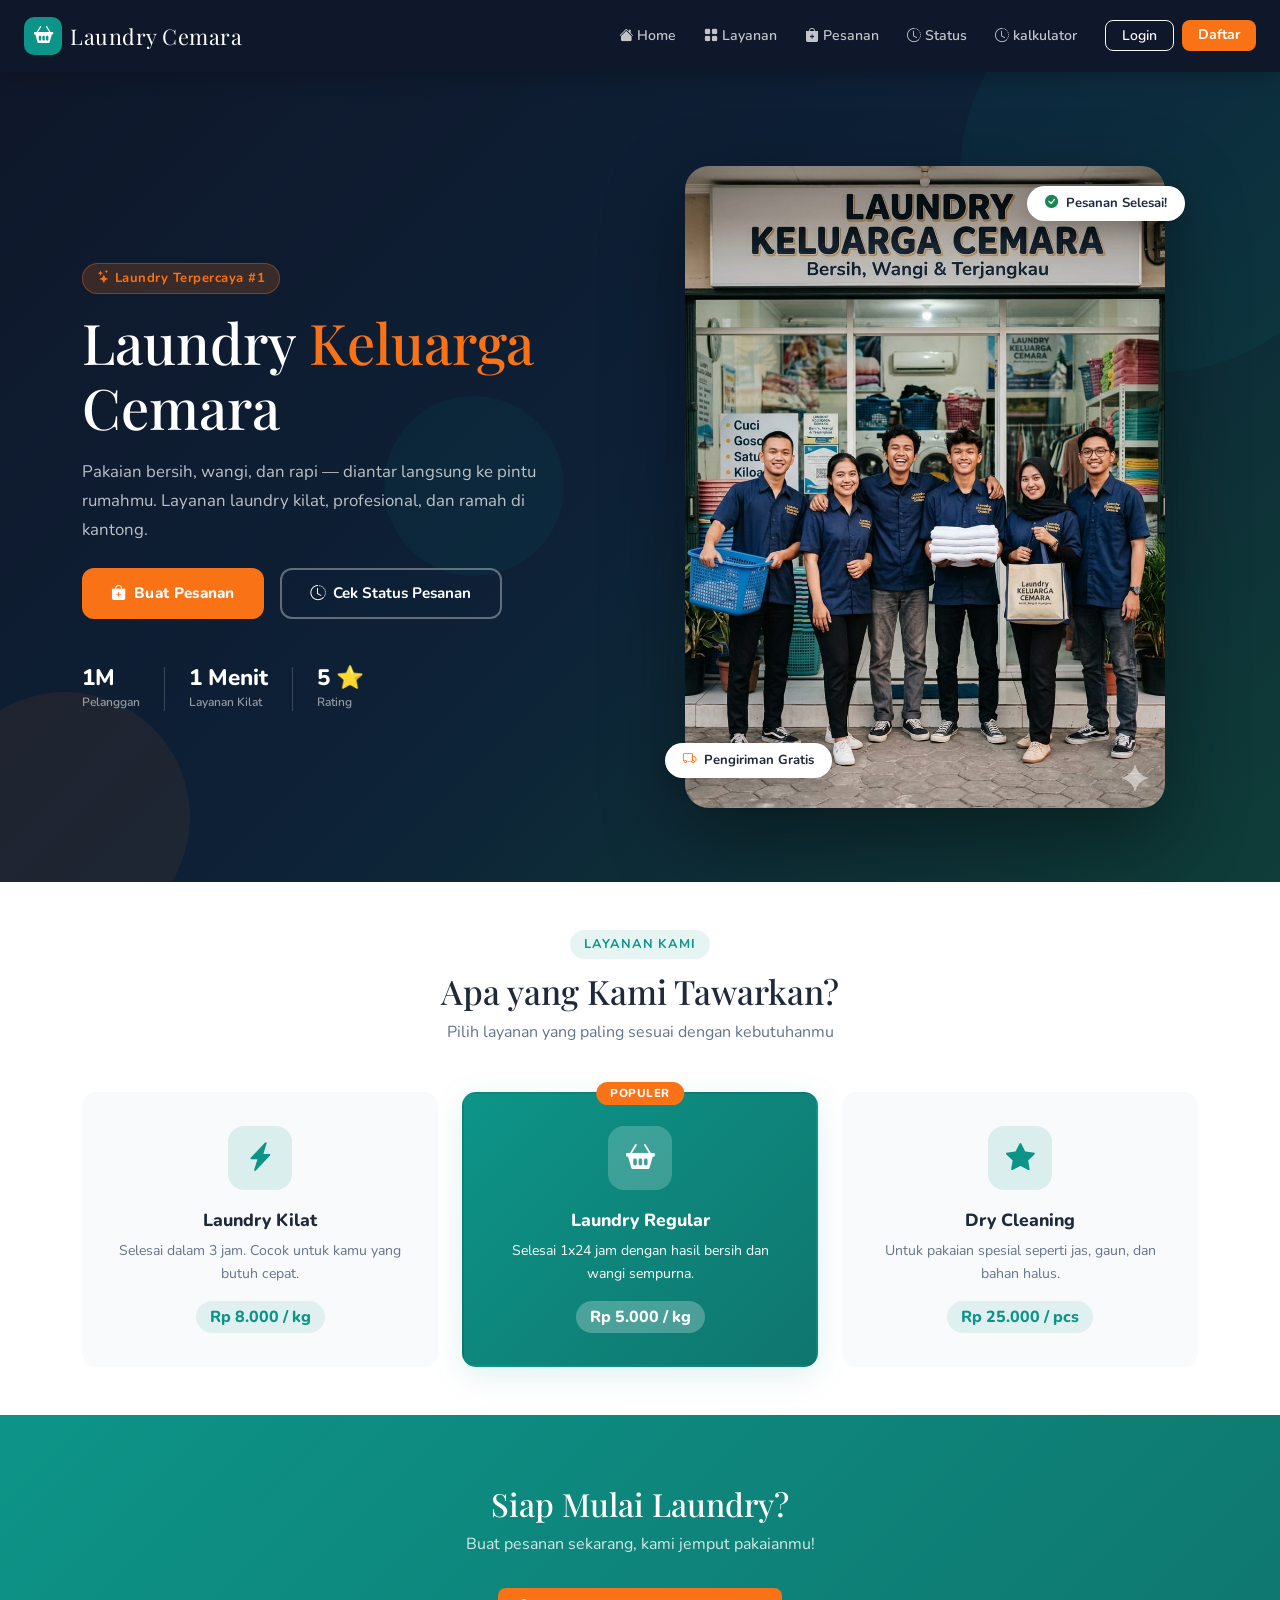
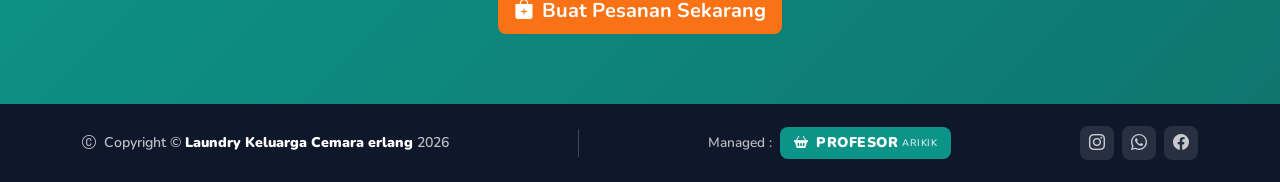
<file: index.html>
<!DOCTYPE html>
<html lang="id">

<head>
    <meta charset="UTF-8" />
    <meta name="viewport" content="width=device-width, initial-scale=1.0" />
    <title>Laundry Keluarga Cemara</title>

    <!-- Bootstrap 5 -->
    <link href="https://cdn.jsdelivr.net/npm/bootstrap@5.3.3/dist/css/bootstrap.min.css" rel="stylesheet" />
    <!-- Bootstrap Icons -->
    <link href="https://cdn.jsdelivr.net/npm/bootstrap-icons@1.11.3/font/bootstrap-icons.min.css" rel="stylesheet" />
    <!-- Google Fonts -->
    <link
        href="https://fonts.googleapis.com/css2?family=Nunito:wght@400;600;700;800&family=Playfair+Display:wght@700&display=swap"
        rel="stylesheet" />
    <!-- Custom CSS -->
    <link rel="stylesheet" href="index.css" />
</head>

<body>

    <!-- ========== NAVBAR ========== -->
    <nav class="navbar navbar-expand-lg navbar-dark sticky-top" id="mainNavbar">
        <div class="container-fluid px-4">

            <!-- Logo / Brand -->
            <a class="navbar-brand d-flex align-items-center gap-2" href="#">
                <div class="brand-icon">
                    <i class="bi bi-basket2-fill"></i>
                </div>
                <span class="brand-name">Laundry Cemara</span>
            </a>

            <!-- Toggler mobile -->
            <button class="navbar-toggler border-0" type="button" data-bs-toggle="collapse" data-bs-target="#navMenu">
                <span class="navbar-toggler-icon"></span>
            </button>

            <!-- Nav Links (kanan) -->
            <div class="collapse navbar-collapse justify-content-end" id="navMenu">
                <ul class="navbar-nav align-items-center gap-1 me-3">
                    <li class="nav-item">
                        <a class="nav-link active" href="#"><i class="bi bi-house-fill me-1"></i>Home</a>
                    </li>
                    <li class="nav-item">
                        <a class="nav-link" href="#layanan"><i class="bi bi-grid-fill me-1"></i>Layanan</a>
                    </li>
                    <li class="nav-item">
                        <a class="nav-link" href="order.html"><i class="bi bi-bag-plus-fill me-1"></i>Pesanan</a>
                    </li>
                    <li class="nav-item">
                        <a class="nav-link" href="status.html"><i class="bi bi-clock-history me-1"></i>Status</a>
                    </li>
                    <li class="nav-item">
                        <a class="nav-link" href="kalkulator.html"><i class="bi bi-clock-history me-1"></i>kalkulator</a>
                    </li>
                </ul>
                <div class="d-flex gap-2" id="navAuthButtons">
                    <a href="login.html" class="btn btn-outline-light btn-sm px-3">Login</a>
                    <a href="login.html#register" class="btn btn-accent btn-sm px-3">Daftar</a>
                </div>
            </div>

        </div>
    </nav>

    <!-- ========== HERO SECTION ========== -->
    <section class="hero-section" id="home">
        <!-- Floating bubbles dekorasi -->
        <div class="bubble b1"></div>
        <div class="bubble b2"></div>
        <div class="bubble b3"></div>

        <div class="container h-100">
            <div class="row h-100 align-items-center">

                <!-- Teks kiri -->
                <div class="col-lg-6 hero-text" data-aos="fade-right">
                    <span class="hero-badge"><i class="bi bi-stars me-1"></i>Laundry Terpercaya #1</span>
                    <h1 class="hero-title">Laundry <span class="text-accent">Keluarga</span><br>Cemara</h1>
                    <p class="hero-subtitle">
                        Pakaian bersih, wangi, dan rapi — diantar langsung ke pintu rumahmu.
                        Layanan laundry kilat, profesional, dan ramah di kantong.
                    </p>

                    <!-- Action Buttons -->
                    <div class="hero-actions d-flex flex-wrap gap-3 mt-4">
                        <a href="order.html" class="btn btn-accent btn-hero">
                            <i class="bi bi-bag-plus-fill me-2"></i>Buat Pesanan
                        </a>
                        <a href="status.html" class="btn btn-hero-outline">
                            <i class="bi bi-clock-history me-2"></i>Cek Status Pesanan
                        </a>
                    </div>

                    <!-- Stats mini -->
                    <div class="hero-stats d-flex gap-4 mt-5">
                        <div class="stat-item">
                            <span class="stat-number">1M</span>
                            <span class="stat-label">Pelanggan</span>
                        </div>
                        <div class="stat-divider"></div>
                        <div class="stat-item">
                            <span class="stat-number">1 Menit</span>
                            <span class="stat-label">Layanan Kilat</span>
                        </div>
                        <div class="stat-divider"></div>
                        <div class="stat-item">
                            <span class="stat-number">5 ⭐</span>
                            <span class="stat-label">Rating</span>
                        </div>
                    </div>
                </div>

                <!-- Gambar / Ilustrasi kanan -->
                <div class="col-lg-6 d-flex justify-content-center hero-img-col">
                    <div class="hero-image-wrapper">
                        <img src="foto.jpg" alt="Laundry Ilustrasi" class="hero-img"/>
                        <!-- Floating card -->
                        <div class="float-card card-top">
                            <i class="bi bi-check-circle-fill text-success me-2"></i>
                            <span>Pesanan Selesai!</span>
                        </div>
                        <div class="float-card card-bottom">
                            <i class="bi bi-truck me-2 text-accent"></i>
                            <span>Pengiriman Gratis</span>
                        </div>
                    </div>
                </div>

            </div>
        </div>
    </section>

    <!-- ========== LAYANAN SECTION ========== -->
    <section class="layanan-section py-5" id="layanan">
        <div class="container">
            <div class="text-center mb-5">
                <span class="section-badge">Layanan Kami</span>
                <h2 class="section-title">Apa yang Kami Tawarkan?</h2>
                <p class="section-sub">Pilih layanan yang paling sesuai dengan kebutuhanmu</p>
            </div>

            <div class="row g-4 justify-content-center">

                <div class="col-md-4 col-sm-6">
                    <div class="service-card">
                        <div class="service-icon"><i class="bi bi-lightning-charge-fill"></i></div>
                        <h5>Laundry Kilat</h5>
                        <p>Selesai dalam 3 jam. Cocok untuk kamu yang butuh cepat.</p>
                        <span class="service-price">Rp 8.000 / kg</span>
                    </div>
                </div>

                <div class="col-md-4 col-sm-6">
                    <div class="service-card featured">
                        <div class="service-badge-top">Populer</div>
                        <div class="service-icon"><i class="bi bi-basket2-fill"></i></div>
                        <h5>Laundry Regular</h5>
                        <p>Selesai 1x24 jam dengan hasil bersih dan wangi sempurna.</p>
                        <span class="service-price">Rp 5.000 / kg</span>
                    </div>
                </div>

                <div class="col-md-4 col-sm-6">
                    <div class="service-card">
                        <div class="service-icon"><i class="bi bi-star-fill"></i></div>
                        <h5>Dry Cleaning</h5>
                        <p>Untuk pakaian spesial seperti jas, gaun, dan bahan halus.</p>
                        <span class="service-price">Rp 25.000 / pcs</span>
                    </div>
                </div>

            </div>
        </div>
    </section>

    <!-- ========== CTA SECTION ========== -->
    <section class="cta-section">
        <div class="container text-center">
            <h2>Siap Mulai Laundry?</h2>
            <p>Buat pesanan sekarang, kami jemput pakaianmu!</p>
            <a href="order.html" class="btn btn-accent btn-lg mt-3">
                <i class="bi bi-bag-plus-fill me-2"></i>Buat Pesanan Sekarang
            </a>
        </div>
    </section>

    <!-- ========== FOOTER ========== -->
    <footer class="main-footer">
        <div class="container">
            <div class="footer-inner d-flex flex-column flex-md-row justify-content-between align-items-center gap-3">

                <!-- Copyright -->
                <div class="footer-copy">
                    <i class="bi bi-c-circle me-1"></i>
                    Copyright &copy; <strong>Laundry Keluarga Cemara erlang</strong> 2026
                </div>

                <!-- Divider vertical -->
                <div class="footer-divider d-none d-md-block"></div>

                <!-- Managed by -->
                <div class="footer-managed d-flex align-items-center gap-2">
                    <span>Managed :</span>
                    <div class="footer-brand">
                        <i class="bi bi-basket2-fill me-1"></i>
                        <strong>PROFESOR</strong>
                        <span class="footer-brand-sub">ARIKIK</span>
                    </div>
                </div>

                <!-- Social Links -->
                <div class="footer-social d-flex gap-2">
                    <a href="#" class="social-btn"><i class="bi bi-instagram"></i></a>
                    <a href="#" class="social-btn"><i class="bi bi-whatsapp"></i></a>
                    <a href="#" class="social-btn"><i class="bi bi-facebook"></i></a>
                </div>

            </div>
        </div>
    </footer>

    <!-- Bootstrap JS -->
    <script src="https://cdn.jsdelivr.net/npm/bootstrap@5.3.3/dist/js/bootstrap.bundle.min.js"></script>
    <!-- Custom JS -->
    <script src="index.js"></script>
</body>

</html>
</file>
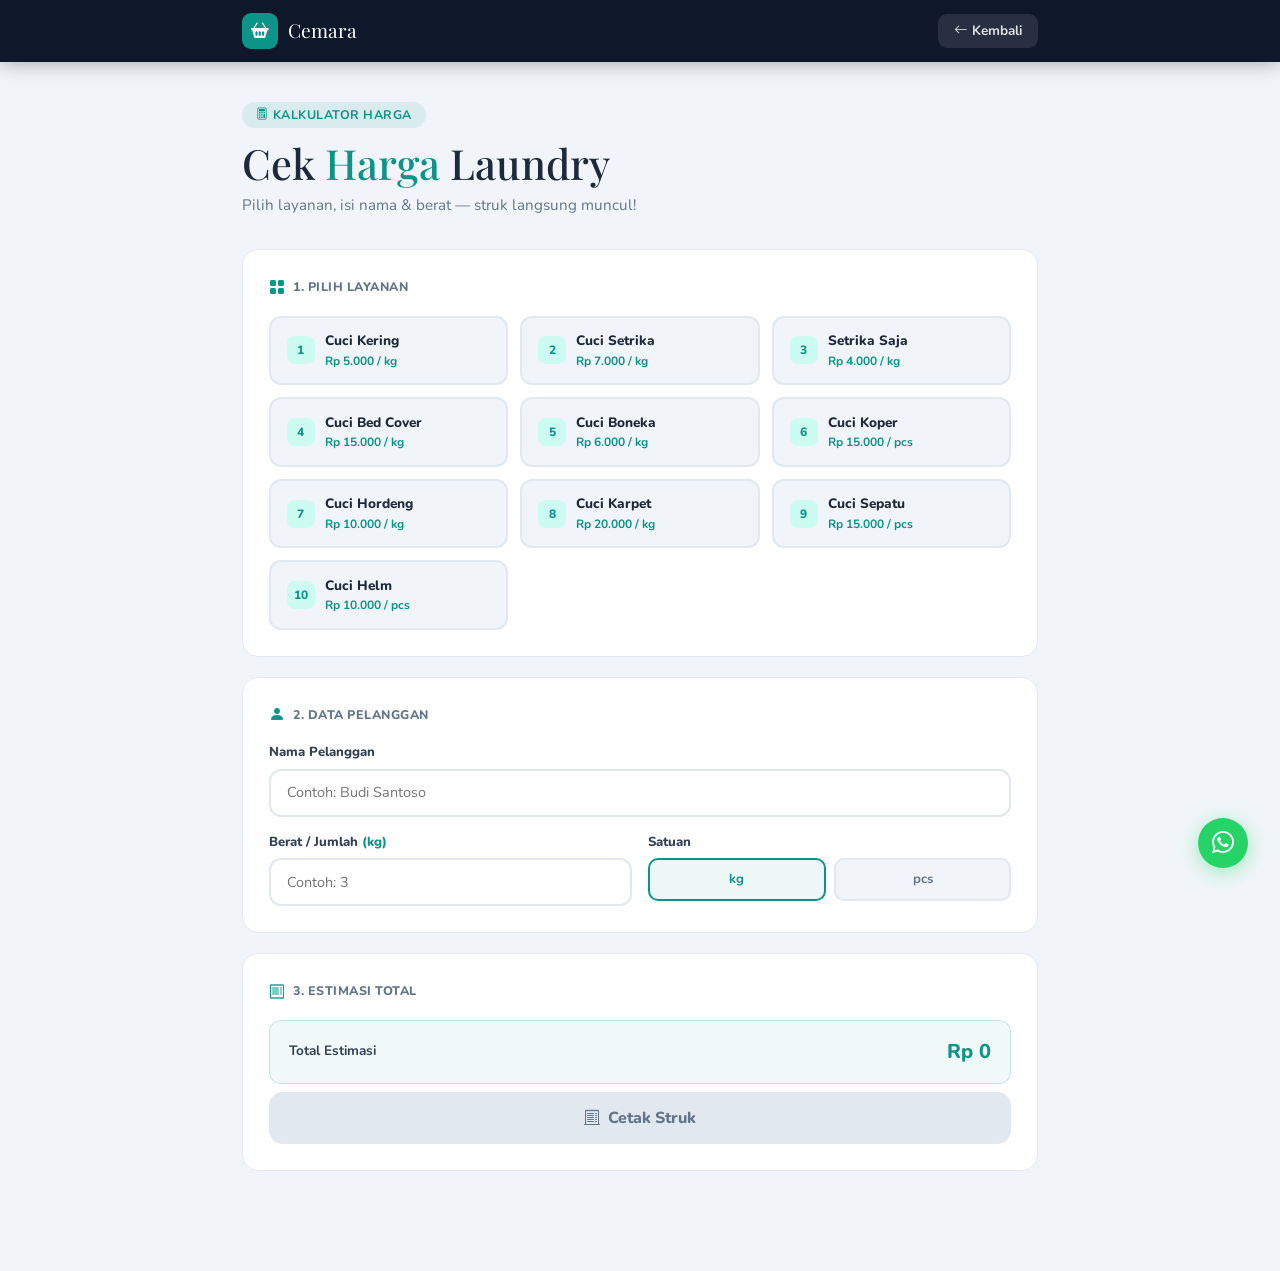
<file: kalkulator.html>
<!DOCTYPE html>
<html lang="id">

<head>
    <meta charset="UTF-8" />
    <meta name="viewport" content="width=device-width, initial-scale=1.0" />
    <title>Kalkulator Harga — Laundry Keluarga Cemara</title>
    <link href="https://cdn.jsdelivr.net/npm/bootstrap@5.3.3/dist/css/bootstrap.min.css" rel="stylesheet" />
    <link href="https://cdn.jsdelivr.net/npm/bootstrap-icons@1.11.3/font/bootstrap-icons.min.css" rel="stylesheet" />
    <link href="https://fonts.googleapis.com/css2?family=Nunito:wght@400;600;700;800;900&family=Playfair+Display:wght@700&display=swap" rel="stylesheet" />
    <link rel="stylesheet" href="kalkulator.css" />
</head>

<body>

    <!-- NAVBAR -->
    <nav class="order-navbar">
        <div class="nav-inner">
            <a href="index.html" class="nav-brand">
                <div class="brand-icon"><i class="bi bi-basket2-fill"></i></div>
                <span class="brand-name">Cemara</span>
            </a>
            <a href="index.html" class="btn-back-nav">
                <i class="bi bi-arrow-left me-1"></i>Kembali
            </a>
        </div>
    </nav>

    <main class="calc-main">
        <div class="calc-wrap">

            <!-- HEADER -->
            <div class="calc-header">
                <span class="step-tag"><i class="bi bi-calculator me-1"></i>Kalkulator Harga</span>
                <h1 class="calc-title">Cek <span class="text-teal">Harga</span> Laundry</h1>
                <p class="calc-sub">Pilih layanan, isi nama & berat — struk langsung muncul!</p>
            </div>

            <!-- FORM AREA -->
            <div id="formArea">

                <!-- 1. PILIH LAYANAN -->
                <div class="section-card">
                    <div class="section-card-title">
                        <i class="bi bi-grid-fill"></i> 1. Pilih Layanan
                    </div>
                    <div class="menu-grid" id="menuGrid">
                        <!-- diisi JS -->
                    </div>
                </div>

                <!-- 2. DATA PELANGGAN -->
                <div class="section-card">
                    <div class="section-card-title">
                        <i class="bi bi-person-fill"></i> 2. Data Pelanggan
                    </div>
                    <div style="margin-bottom: 1rem;">
                        <label class="form-label-custom">Nama Pelanggan</label>
                        <input type="text" id="inputNama" class="form-control-custom"
                            placeholder="Contoh: Budi Santoso" oninput="updatePreview()" />
                    </div>
                    <div class="form-row">
                        <div>
                            <label class="form-label-custom">
                                Berat / Jumlah
                                <span id="unitLabel" style="color:var(--primary);">(kg)</span>
                            </label>
                            <input type="number" id="inputBerat" class="form-control-custom"
                                placeholder="Contoh: 3" min="0.1" step="0.1" oninput="updatePreview()" />
                        </div>
                        <div>
                            <label class="form-label-custom">Satuan</label>
                            <div class="unit-toggle">
                                <button class="unit-btn active" id="unitKg" onclick="setUnit('kg')">kg</button>
                                <button class="unit-btn" id="unitPcs" onclick="setUnit('pcs')">pcs</button>
                            </div>
                        </div>
                    </div>
                </div>

                <!-- 3. PREVIEW TOTAL -->
                <div class="section-card">
                    <div class="section-card-title">
                        <i class="bi bi-receipt"></i> 3. Estimasi Total
                    </div>
                    <div class="preview-box">
                        <span class="preview-label">Total Estimasi</span>
                        <span class="preview-val" id="previewTotal">Rp 0</span>
                    </div>
                    <button class="btn-hitung" id="btnHitung" onclick="hitungTotal()" disabled>
                        <i class="bi bi-receipt-cutoff"></i> Cetak Struk
                    </button>
                </div>

            </div>

            <!-- STRUK HASIL -->
            <div class="struk-wrap" id="strukArea">
                <div class="struk-card">
                    <div class="struk-header">
                        <div class="struk-check-icon">
                            <i class="bi bi-receipt-cutoff"></i>
                        </div>
                        <div class="struk-brand">🧺 Laundry Keluarga Cemara</div>
                        <div class="struk-sub">Struk Harga Laundry</div>
                    </div>
                    <div class="struk-body">
                        <div class="struk-row">
                            <span>Nama Pelanggan</span>
                            <strong id="strukNama">-</strong>
                        </div>
                        <div class="struk-row">
                            <span>Layanan</span>
                            <strong id="strukLayanan">-</strong>
                        </div>
                        <div class="struk-row">
                            <span id="strukBeratLabel">Berat</span>
                            <strong id="strukBerat">-</strong>
                        </div>
                        <div class="struk-row">
                            <span>Harga Satuan</span>
                            <strong id="strukHarga">-</strong>
                        </div>
                        <div class="struk-row">
                            <span>Tanggal</span>
                            <strong id="strukTanggal">-</strong>
                        </div>
                        <div class="struk-total-row">
                            <span class="struk-total-label">💰 Total Bayar</span>
                            <span class="struk-total-val" id="strukTotal">-</span>
                        </div>
                    </div>
                    <div class="struk-footer">
                        <div class="struk-thanks">
                            Terima kasih sudah menggunakan Laundry Cemara! 🙏<br>
                            Jangan lupa datang kembali ya!
                        </div>
                        <div class="struk-actions">
                            <button class="btn-reset" onclick="resetForm()">
                                <i class="bi bi-arrow-counterclockwise"></i> Hitung Ulang
                            </button>
                            <a href="order.html" class="btn-order">
                                <i class="bi bi-bag-plus-fill"></i> Buat Pesanan
                            </a>
                        </div>
                    </div>
                </div>
            </div>
        </div>
    </main>

    <!-- WA Float -->
    
    <a href="https://wa.me/62085717642656" class="wa-float" target="_blank">
        <i class="bi bi-whatsapp"></i>
    </a>
    <script src="kalkulator.js"></script>

</body>
</html>
</file>
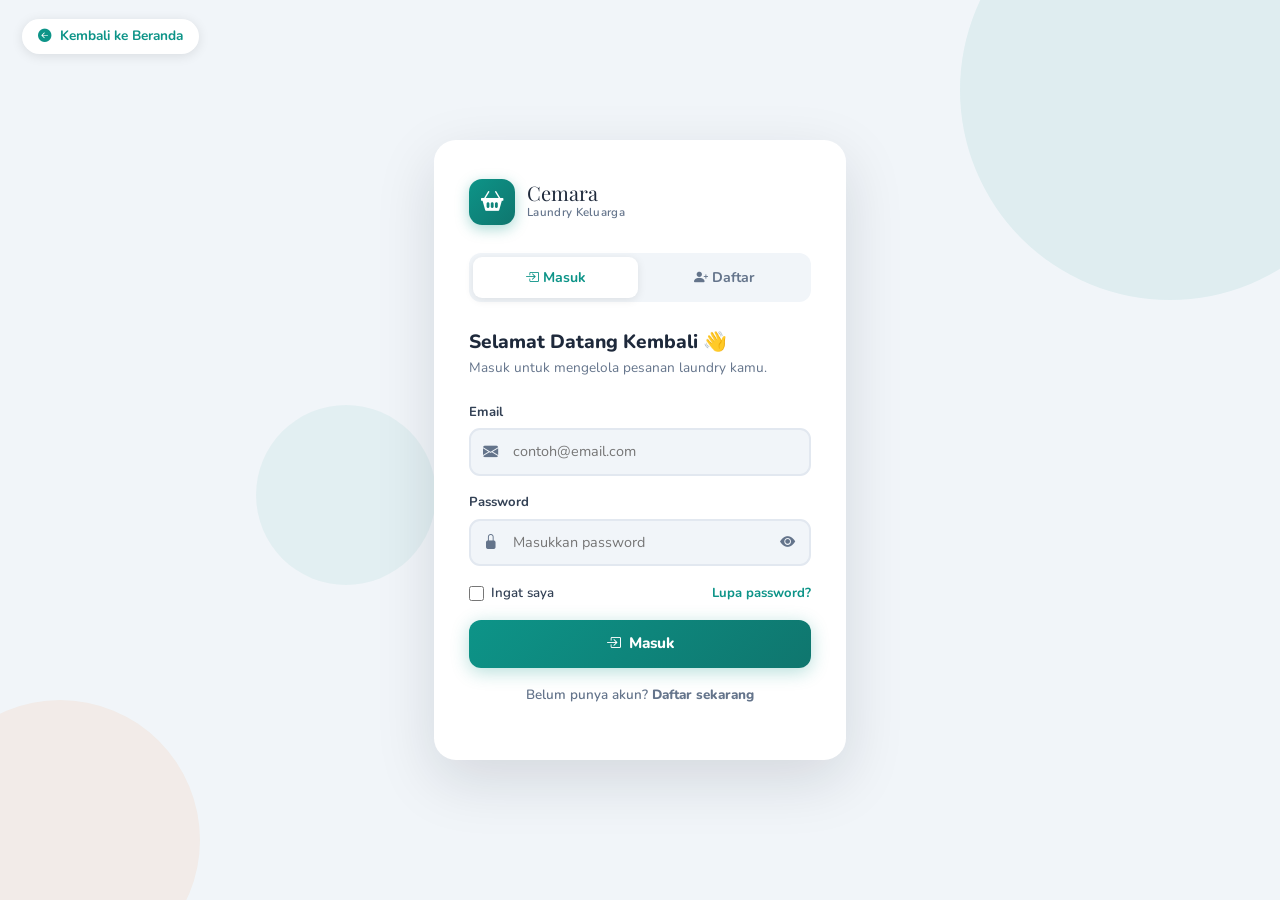
<file: login.html>
<!DOCTYPE html>
<html lang="id">

<head>
    <meta charset="UTF-8" />
    <meta name="viewport" content="width=device-width, initial-scale=1.0" />
    <title>Login & Daftar — Laundry Keluarga Cemara</title>

    <!-- Bootstrap 5 -->
    <link href="https://cdn.jsdelivr.net/npm/bootstrap@5.3.3/dist/css/bootstrap.min.css" rel="stylesheet" />
    <!-- Bootstrap Icons -->
    <link href="https://cdn.jsdelivr.net/npm/bootstrap-icons@1.11.3/font/bootstrap-icons.min.css" rel="stylesheet" />
    <!-- Google Fonts -->
    <link
        href="https://fonts.googleapis.com/css2?family=Nunito:wght@400;600;700;800&family=Playfair+Display:wght@700&display=swap"
        rel="stylesheet" />
    <!-- Custom CSS -->
    <link rel="stylesheet" href="login.css" />
</head>

<body>

    <!-- Back to Home -->
    <a href="index.html" class="btn-back">
        <i class="bi bi-arrow-left-circle-fill me-2"></i>Kembali ke Beranda
    </a>

    <!-- Dekorasi background -->
    <div class="bg-bubble bb1"></div>
    <div class="bg-bubble bb2"></div>
    <div class="bg-bubble bb3"></div>

    <div class="auth-wrapper">

        <!-- ===== CARD ===== -->
        <div class="auth-card" id="authCard">

            <!-- Brand -->
            <div class="auth-brand">
                <div class="auth-brand-icon">
                    <i class="bi bi-basket2-fill"></i>
                </div>
                <div>
                    <div class="auth-brand-name">Cemara</div>
                    <div class="auth-brand-sub">Laundry Keluarga</div>
                </div>
            </div>

            <!-- Tab Switch -->
            <div class="auth-tabs" id="authTabs">
                <button class="auth-tab active" id="tabLogin" onclick="switchTab('login')">
                    <i class="bi bi-box-arrow-in-right me-1"></i>Masuk
                </button>
                <button class="auth-tab" id="tabRegister" onclick="switchTab('register')">
                    <i class="bi bi-person-plus-fill me-1"></i>Daftar
                </button>
            </div>

            <!-- ===== FORM LOGIN ===== -->
            <div id="formLogin" class="auth-form">
                <h5 class="form-title">Selamat Datang Kembali 👋</h5>
                <p class="form-sub">Masuk untuk mengelola pesanan laundry kamu.</p>

                <!-- Alert -->
                <div id="loginAlert" class="auth-alert d-none"></div>

                <div class="input-group-custom">
                    <label>Email</label>
                    <div class="input-icon-wrap">
                        <i class="bi bi-envelope-fill input-icon"></i>
                        <input type="email" id="loginEmail" class="auth-input" placeholder="contoh@email.com"
                            autocomplete="email" />
                    </div>
                </div>

                <div class="input-group-custom">
                    <label>Password</label>
                    <div class="input-icon-wrap">
                        <i class="bi bi-lock-fill input-icon"></i>
                        <input type="password" id="loginPassword" class="auth-input" placeholder="Masukkan password"
                            autocomplete="current-password" />
                        <button class="toggle-pass" onclick="togglePass('loginPassword', this)" tabindex="-1">
                            <i class="bi bi-eye-fill"></i>
                        </button>
                    </div>
                </div>

                <div class="d-flex justify-content-between align-items-center mb-3">
                    <label class="check-wrap">
                        <input type="checkbox" id="rememberMe" />
                        <span>Ingat saya</span>
                    </label>
                    <a href="#" class="link-forgot" onclick="showForgotInfo()">Lupa password?</a>
                </div>

                <button class="btn-submit" onclick="doLogin()">
                    <i class="bi bi-box-arrow-in-right me-2"></i>Masuk
                </button>

                <p class="form-switch-text">
                    Belum punya akun? <a onclick="switchTab('register')">Daftar sekarang</a>
                </p>
            </div>

            <!-- ===== FORM REGISTER ===== -->
            <div id="formRegister" class="auth-form d-none">
                <h5 class="form-title">Buat Akun Baru ✨</h5>
                <p class="form-sub">Daftar gratis dan mulai laundry lebih mudah.</p>

                <!-- Alert -->
                <div id="registerAlert" class="auth-alert d-none"></div>

                <div class="input-group-custom">
                    <label>Nama Lengkap</label>
                    <div class="input-icon-wrap">
                        <i class="bi bi-person-fill input-icon"></i>
                        <input type="text" id="regName" class="auth-input" placeholder="Nama kamu"
                            autocomplete="name" />
                    </div>
                </div>

                <div class="input-group-custom">
                    <label>Nomor HP / WhatsApp</label>
                    <div class="input-icon-wrap">
                        <i class="bi bi-telephone-fill input-icon"></i>
                        <input type="tel" id="regPhone" class="auth-input" placeholder="08xxxxxxxxxx" />
                    </div>
                </div>

                <div class="input-group-custom">
                    <label>Email</label>
                    <div class="input-icon-wrap">
                        <i class="bi bi-envelope-fill input-icon"></i>
                        <input type="email" id="regEmail" class="auth-input" placeholder="contoh@email.com"
                            autocomplete="email" />
                    </div>
                </div>

                <div class="input-group-custom">
                    <label>Password</label>
                    <div class="input-icon-wrap">
                        <i class="bi bi-lock-fill input-icon"></i>
                        <input type="password" id="regPassword" class="auth-input" placeholder="Min. 6 karakter"
                            autocomplete="new-password" />
                        <button class="toggle-pass" onclick="togglePass('regPassword', this)" tabindex="-1">
                            <i class="bi bi-eye-fill"></i>
                        </button>
                    </div>
                    <!-- Password strength -->
                    <div class="pass-strength mt-2" id="passStrength">
                        <div class="strength-bar" id="strengthBar"></div>
                    </div>
                    <small id="strengthLabel" class="strength-label"></small>
                </div>

                <div class="input-group-custom">
                    <label>Konfirmasi Password</label>
                    <div class="input-icon-wrap">
                        <i class="bi bi-lock-fill input-icon"></i>
                        <input type="password" id="regConfirm" class="auth-input" placeholder="Ulangi password"
                            autocomplete="new-password" />
                        <button class="toggle-pass" onclick="togglePass('regConfirm', this)" tabindex="-1">
                            <i class="bi bi-eye-fill"></i>
                        </button>
                    </div>
                </div>

                <div class="mb-3">
                    <label class="check-wrap">
                        <input type="checkbox" id="agreeTerms" />
                        <span>Saya setuju dengan <a href="#">syarat & ketentuan</a></span>
                    </label>
                </div>

                <button class="btn-submit" onclick="doRegister()">
                    <i class="bi bi-person-plus-fill me-2"></i>Daftar Sekarang
                </button>

                <p class="form-switch-text">
                    Sudah punya akun? <a onclick="switchTab('login')">Masuk di sini</a>
                </p>
            </div>

        </div>
        <!-- end auth-card -->

        <!-- ===== SUCCESS CARD (muncul setelah login/register berhasil) ===== -->
        <div class="auth-card success-card d-none" id="successCard">
            <div class="success-anim">
                <div class="success-circle">
                    <i class="bi bi-check-lg"></i>
                </div>
            </div>
            <h4 id="successTitle">Berhasil Masuk!</h4>
            <p id="successMsg">Selamat datang kembali.</p>
            <div class="redirect-bar">
                <div class="redirect-fill" id="redirectFill"></div>
            </div>
            <small class="text-muted">Mengalihkan ke beranda...</small>
        </div>

    </div>
    <!-- end auth-wrapper -->

    <!-- Bootstrap JS -->
    <script src="https://cdn.jsdelivr.net/npm/bootstrap@5.3.3/dist/js/bootstrap.bundle.min.js"></script>
    <!-- Custom JS -->
    <script src="login.js"></script>
</body>

</html>
</file>
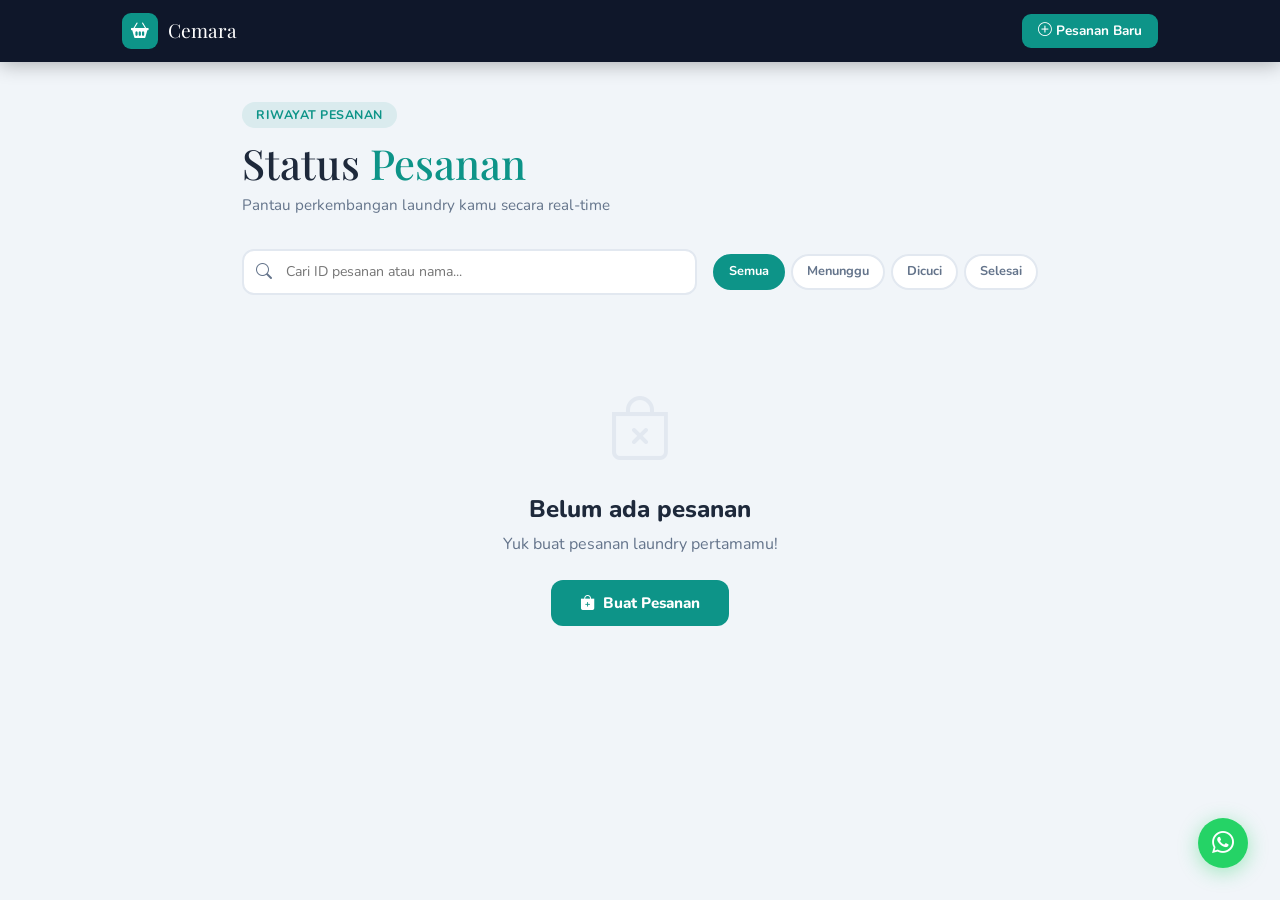
<file: status.html>
<!DOCTYPE html>
<html lang="id">

<head>
    <meta charset="UTF-8" />
    <meta name="viewport" content="width=device-width, initial-scale=1.0" />
    <title>Status Pesanan — Laundry Keluarga Cemara</title>
    <link href="https://cdn.jsdelivr.net/npm/bootstrap@5.3.3/dist/css/bootstrap.min.css" rel="stylesheet" />
    <link href="https://cdn.jsdelivr.net/npm/bootstrap-icons@1.11.3/font/bootstrap-icons.min.css" rel="stylesheet" />
    <link
        href="https://fonts.googleapis.com/css2?family=Nunito:wght@400;600;700;800;900&family=Playfair+Display:wght@700&display=swap"
        rel="stylesheet" />
    <link rel="stylesheet" href="status.css" />
</head>

<body>

    <!-- NAVBAR -->
    <nav class="order-navbar">
        <div class="nav-inner">
            <a href="index.html" class="nav-brand">
                <div class="brand-icon"><i class="bi bi-basket2-fill"></i></div>
                <span class="brand-name">Cemara</span>
            </a>
            <div class="nav-right">
                <a href="order.html" class="btn-new-order">
                    <i class="bi bi-plus-circle me-1"></i>Pesanan Baru
                </a>
            </div>
        </div>
    </nav>

    <main class="status-main">
        <div class="status-wrap">

            <!-- Header -->
            <div class="status-header">
                <span class="step-tag">Riwayat Pesanan</span>
                <h1 class="status-title">Status <span class="text-teal">Pesanan</span></h1>
                <p class="status-sub">Pantau perkembangan laundry kamu secara real-time</p>
            </div>

            <!-- Filter / Search -->
            <div class="search-bar">
                <div class="search-wrap">
                    <i class="bi bi-search"></i>
                    <input type="text" id="searchInput" placeholder="Cari ID pesanan atau nama..."
                        oninput="filterOrders()" />
                </div>
                <div class="filter-tabs">
                    <button class="ftab active" onclick="filterByStatus('all', this)">Semua</button>
                    <button class="ftab" onclick="filterByStatus('Menunggu Penjemputan', this)">Menunggu</button>
                    <button class="ftab" onclick="filterByStatus('Dicuci', this)">Dicuci</button>
                    <button class="ftab" onclick="filterByStatus('Selesai', this)">Selesai</button>
                </div>
            </div>

            <!-- Orders List -->
            <div id="ordersList" class="orders-list">
                <!-- Diisi oleh JS -->
            </div>

            <!-- Empty state -->
            <div id="emptyState" class="empty-state d-none">
                <div class="empty-icon"><i class="bi bi-bag-x"></i></div>
                <h4>Belum ada pesanan</h4>
                <p>Yuk buat pesanan laundry pertamamu!</p>
                <a href="order.html" class="btn-go-order">
                    <i class="bi bi-bag-plus-fill me-2"></i>Buat Pesanan
                </a>
            </div>

        </div>
    </main>

    <!-- ORDER DETAIL MODAL -->
    <div class="modal-overlay d-none" id="detailModal" onclick="closeModal(event)">
        <div class="modal-box" id="modalBox">
            <button class="modal-close" onclick="closeModalBtn()"><i class="bi bi-x-lg"></i></button>
            <div id="modalContent"></div>
        </div>
    </div>

    <!-- WA Float -->
    <a href="https://wa.me/62085717642656" class="wa-float" target="_blank">
        <i class="bi bi-whatsapp"></i>
    </a>

    <script src="https://cdn.jsdelivr.net/npm/bootstrap@5.3.3/dist/js/bootstrap.bundle.min.js"></script>
    <script src="status.js"></script>
</body>

</html>
</file>
<file: index.css>
/* =============================================
   LAUNDRY KELUARGA CEMARA - style.css
   ============================================= */

/* ---------- ROOT VARIABLES ---------- */
:root {
  --primary: #0d9488; /* teal */
  --primary-dk: #0f766e;
  --accent: #f97316; /* orange */
  --accent-dk: #ea6c0a;
  --dark: #1e293b;
  --dark-nav: #0f172a;
  --text: #334155;
  --text-light: #64748b;
  --bg: #f8fafc;
  --white: #ffffff;
  --radius: 14px;
  --shadow: 0 8px 32px rgba(13, 148, 136, 0.13);
}

/* ---------- GLOBAL ---------- */
*,
*::before,
*::after {
  box-sizing: border-box;
  margin: 0;
  padding: 0;
}

body {
  font-family: "Nunito", sans-serif;
  background: var(--bg);
  color: var(--text);
  overflow-x: hidden;
}

a {
  text-decoration: none;
}

/* ---------- NAVBAR ---------- */
#mainNavbar {
  background: var(--dark-nav);
  padding: 0.75rem 0;
  box-shadow: 0 2px 20px rgba(0, 0, 0, 0.25);
  transition: background 0.3s;
}

#mainNavbar.scrolled {
  background: rgba(15, 23, 42, 0.97);
  backdrop-filter: blur(10px);
}

.brand-icon {
  width: 38px;
  height: 38px;
  background: var(--primary);
  border-radius: 10px;
  display: flex;
  align-items: center;
  justify-content: center;
  font-size: 1.2rem;
  color: #fff;
}

.brand-name {
  font-family: "Playfair Display", serif;
  font-size: 1.35rem;
  color: #fff;
  letter-spacing: 0.5px;
}

.nav-link {
  color: rgba(255, 255, 255, 0.75) !important;
  font-weight: 600;
  font-size: 0.88rem;
  padding: 0.45rem 0.75rem !important;
  border-radius: 8px;
  transition: all 0.2s;
}

.nav-link:hover,
.nav-link.active {
  color: #fff !important;
  background: rgba(255, 255, 255, 0.1);
}

.btn-accent {
  background: var(--accent);
  color: #fff;
  border: none;
  font-weight: 700;
  border-radius: 8px;
  transition: all 0.2s;
}

.btn-accent:hover {
  background: var(--accent-dk);
  color: #fff;
  transform: translateY(-1px);
}

.btn-outline-light {
  border-radius: 8px;
  font-weight: 600;
}

/* ---------- HERO SECTION ---------- */
.hero-section {
  background: linear-gradient(
    135deg,
    var(--dark-nav) 0%,
    #0d2137 50%,
    #0f3d38 100%
  );
  min-height: 90vh;
  position: relative;
  overflow: hidden;
  display: flex;
  align-items: center;
  padding: 80px 0 60px;
}

/* Floating bubbles dekorasi */
.bubble {
  position: absolute;
  border-radius: 50%;
  opacity: 0.07;
  background: var(--primary);
  animation: floatBubble 8s ease-in-out infinite;
}
.b1 {
  width: 400px;
  height: 400px;
  top: -100px;
  right: -80px;
  animation-delay: 0s;
}
.b2 {
  width: 250px;
  height: 250px;
  bottom: -60px;
  left: -60px;
  animation-delay: 2s;
  background: var(--accent);
}
.b3 {
  width: 180px;
  height: 180px;
  top: 40%;
  left: 30%;
  animation-delay: 4s;
}

@keyframes floatBubble {
  0%,
  100% {
    transform: translateY(0) scale(1);
  }
  50% {
    transform: translateY(-20px) scale(1.04);
  }
}

/* Hero text */
.hero-badge {
  display: inline-block;
  background: rgba(249, 115, 22, 0.18);
  color: var(--accent);
  border: 1px solid rgba(249, 115, 22, 0.35);
  font-size: 0.82rem;
  font-weight: 700;
  padding: 5px 14px;
  border-radius: 50px;
  letter-spacing: 0.5px;
  margin-bottom: 1rem;
  animation: fadeDown 0.7s ease both;
}

.hero-title {
  font-family: "Playfair Display", serif;
  font-size: clamp(2.2rem, 5vw, 3.5rem);
  color: #fff;
  line-height: 1.15;
  margin-bottom: 1.2rem;
  animation: fadeDown 0.8s ease 0.1s both;
}

.text-accent {
  color: var(--accent);
}

.hero-subtitle {
  color: rgba(255, 255, 255, 0.72);
  font-size: 1.05rem;
  line-height: 1.7;
  max-width: 480px;
  animation: fadeDown 0.8s ease 0.2s both;
}

/* Hero buttons */
.hero-actions {
  animation: fadeDown 0.8s ease 0.3s both;
}

.btn-hero {
  padding: 0.75rem 1.8rem;
  font-size: 0.95rem;
  font-weight: 800;
  border-radius: 12px;
  letter-spacing: 0.3px;
  display: inline-flex;
  align-items: center;
}

.btn-hero-outline {
  padding: 0.75rem 1.8rem;
  font-size: 0.95rem;
  font-weight: 700;
  border-radius: 12px;
  background: transparent;
  border: 2px solid rgba(255, 255, 255, 0.35);
  color: #fff;
  display: inline-flex;
  align-items: center;
  transition: all 0.2s;
}

.btn-hero-outline:hover {
  background: rgba(255, 255, 255, 0.1);
  border-color: rgba(255, 255, 255, 0.7);
  color: #fff;
  transform: translateY(-2px);
}

/* Stats mini */
.hero-stats {
  animation: fadeDown 0.8s ease 0.4s both;
}

.stat-item {
  display: flex;
  flex-direction: column;
}

.stat-number {
  font-size: 1.4rem;
  font-weight: 800;
  color: #fff;
  line-height: 1;
}

.stat-label {
  font-size: 0.75rem;
  color: rgba(255, 255, 255, 0.55);
  font-weight: 600;
  margin-top: 4px;
}

.stat-divider {
  width: 1px;
  background: rgba(255, 255, 255, 0.18);
  align-self: stretch;
}

/* Hero image */
.hero-img-col {
  animation: fadeLeft 1s ease 0.3s both;
}

.hero-image-wrapper {
  position: relative;
  display: inline-block;
}

.hero-img {
  width: 100%;
  max-width: 480px;
  border-radius: 24px;
  box-shadow: 0 30px 80px rgba(0, 0, 0, 0.4);
  object-fit: cover;
}

/* Floating info cards */
.float-card {
  position: absolute;
  background: #fff;
  border-radius: 50px;
  padding: 8px 18px;
  font-size: 0.82rem;
  font-weight: 700;
  color: var(--dark);
  box-shadow: 0 8px 25px rgba(0, 0, 0, 0.18);
  display: flex;
  align-items: center;
  white-space: nowrap;
  animation: floatCard 3s ease-in-out infinite;
}

.card-top {
  top: 20px;
  right: -20px;
  animation-delay: 0s;
}
.card-bottom {
  bottom: 30px;
  left: -20px;
  animation-delay: 1.5s;
}

@keyframes floatCard {
  0%,
  100% {
    transform: translateY(0);
  }
  50% {
    transform: translateY(-8px);
  }
}

/* ---------- LAYANAN SECTION ---------- */
.layanan-section {
  background: var(--white);
  padding: 80px 0;
}

.section-badge {
  display: inline-block;
  background: rgba(13, 148, 136, 0.1);
  color: var(--primary);
  font-size: 0.8rem;
  font-weight: 700;
  padding: 5px 14px;
  border-radius: 50px;
  letter-spacing: 1px;
  text-transform: uppercase;
  margin-bottom: 0.75rem;
}

.section-title {
  font-family: "Playfair Display", serif;
  font-size: 2.1rem;
  color: var(--dark);
  margin-bottom: 0.5rem;
}

.section-sub {
  color: var(--text-light);
  font-size: 1rem;
}

/* Service Cards */
.service-card {
  background: var(--bg);
  border: 2px solid transparent;
  border-radius: var(--radius);
  padding: 2rem 1.75rem;
  text-align: center;
  transition: all 0.3s;
  position: relative;
  cursor: default;
  height: 100%;
}

.service-card:hover {
  border-color: var(--primary);
  transform: translateY(-6px);
  box-shadow: var(--shadow);
  background: #fff;
}

.service-card.featured {
  background: linear-gradient(
    135deg,
    var(--primary) 0%,
    var(--primary-dk) 100%
  );
  color: #fff;
  transform: translateY(-8px);
  box-shadow: var(--shadow);
}

.service-card.featured h5,
.service-card.featured p {
  color: #fff;
}

.service-badge-top {
  position: absolute;
  top: -12px;
  left: 50%;
  transform: translateX(-50%);
  background: var(--accent);
  color: #fff;
  font-size: 0.72rem;
  font-weight: 800;
  padding: 3px 14px;
  border-radius: 50px;
  letter-spacing: 0.5px;
  text-transform: uppercase;
}

.service-icon {
  width: 64px;
  height: 64px;
  background: rgba(13, 148, 136, 0.12);
  border-radius: 16px;
  display: flex;
  align-items: center;
  justify-content: center;
  font-size: 1.8rem;
  color: var(--primary);
  margin: 0 auto 1.25rem;
}

.service-card.featured .service-icon {
  background: rgba(255, 255, 255, 0.2);
  color: #fff;
}

.service-card h5 {
  font-weight: 800;
  font-size: 1.1rem;
  color: var(--dark);
  margin-bottom: 0.6rem;
}

.service-card p {
  font-size: 0.88rem;
  color: var(--text-light);
  line-height: 1.6;
  margin-bottom: 1rem;
}

.service-price {
  display: inline-block;
  font-weight: 800;
  font-size: 1rem;
  color: var(--primary);
  background: rgba(13, 148, 136, 0.1);
  padding: 4px 14px;
  border-radius: 50px;
}

.service-card.featured .service-price {
  background: rgba(255, 255, 255, 0.25);
  color: #fff;
}

/* ---------- CTA SECTION ---------- */
.cta-section {
  background: linear-gradient(
    135deg,
    var(--primary) 0%,
    var(--primary-dk) 100%
  );
  padding: 70px 0;
}

.cta-section h2 {
  font-family: "Playfair Display", serif;
  font-size: 2rem;
  color: #fff;
  margin-bottom: 0.5rem;
}

.cta-section p {
  color: rgba(255, 255, 255, 0.82);
  font-size: 1rem;
}

/* ---------- FOOTER ---------- */
.main-footer {
  background: var(--dark-nav);
  padding: 1.4rem 0;
}

.footer-inner {
  flex-wrap: wrap;
}

.footer-copy {
  color: rgba(255, 255, 255, 0.72);
  font-size: 0.88rem;
  font-weight: 600;
}

.footer-copy strong {
  color: #fff;
}

.footer-divider {
  width: 1px;
  height: 28px;
  background: rgba(255, 255, 255, 0.2);
}

.footer-managed {
  color: rgba(255, 255, 255, 0.7);
  font-size: 0.85rem;
  font-weight: 600;
}

.footer-brand {
  display: flex;
  align-items: center;
  gap: 4px;
  background: var(--primary);
  color: #fff;
  padding: 5px 14px;
  border-radius: 8px;
  font-size: 0.88rem;
  font-weight: 800;
  letter-spacing: 0.5px;
}

.footer-brand-sub {
  font-size: 0.6rem;
  font-weight: 600;
  opacity: 0.85;
  letter-spacing: 0.5px;
  display: block;
  line-height: 1;
}

.social-btn {
  width: 34px;
  height: 34px;
  border-radius: 8px;
  background: rgba(255, 255, 255, 0.1);
  color: rgba(255, 255, 255, 0.75);
  display: flex;
  align-items: center;
  justify-content: center;
  font-size: 1rem;
  transition: all 0.2s;
}

.social-btn:hover {
  background: var(--primary);
  color: #fff;
  transform: translateY(-2px);
}

/* ---------- NAV USER SESSION ---------- */
.nav-user-badge {
  display: flex;
  align-items: center;
  background: rgba(13, 148, 136, 0.2);
  color: #fff;
  font-size: 0.85rem;
  font-weight: 700;
  padding: 5px 14px;
  border-radius: 8px;
  border: 1px solid rgba(13, 148, 136, 0.45);
}

.nav-user-name {
  max-width: 100px;
  overflow: hidden;
  text-overflow: ellipsis;
  white-space: nowrap;
}

.btn-nav-logout {
  background: transparent;
  border: 1px solid rgba(239, 68, 68, 0.5);
  color: rgba(255, 255, 255, 0.8);
  font-weight: 700;
  border-radius: 8px;
  font-size: 0.85rem;
  transition: all 0.2s;
}

.btn-nav-logout:hover {
  background: rgba(239, 68, 68, 0.15);
  border-color: #ef4444;
  color: #fca5a5;
}
@keyframes fadeDown {
  from {
    opacity: 0;
    transform: translateY(-20px);
  }
  to {
    opacity: 1;
    transform: translateY(0);
  }
}

@keyframes fadeLeft {
  from {
    opacity: 0;
    transform: translateX(40px);
  }
  to {
    opacity: 1;
    transform: translateX(0);
  }
}

/* ---------- RESPONSIVE ---------- */
@media (max-width: 768px) {
  .hero-section {
    min-height: auto;
    padding: 60px 0 50px;
  }
  .hero-title {
    font-size: 2rem;
  }
  .hero-img-col {
    margin-top: 2.5rem;
  }
  .hero-img {
    max-width: 100%;
  }
  .card-top,
  .card-bottom {
    display: none;
  }
  .hero-stats {
    flex-wrap: wrap;
    gap: 1.5rem;
  }
  .footer-divider {
    display: none;
  }
}
</file>
<file: kalkulator.css>
:root {
  --primary: #0d9488;
  --primary-dk: #0f766e;
  --primary-lt: #ccfbf1;
  --accent: #f97316;
  --dark: #0f172a;
  --dark2: #1e293b;
  --text: #334155;
  --text-light: #64748b;
  --border: #e2e8f0;
  --bg: #f1f5f9;
  --white: #ffffff;
  --success: #22c55e;
}

*,
*::before,
*::after {
  box-sizing: border-box;
  margin: 0;
  padding: 0;
}

body {
  font-family: "Nunito", sans-serif;
  background: var(--bg);
  color: var(--text);
  min-height: 100vh;
}

/* NAVBAR */
.order-navbar {
  background: var(--dark);
  padding: 0.8rem 0;
  position: sticky;
  top: 0;
  z-index: 100;
  box-shadow: 0 2px 20px rgba(0, 0, 0, 0.3);
}
.nav-inner {
  max-width: 860px;
  margin: 0 auto;
  padding: 0 2rem;
  display: flex;
  justify-content: space-between;
  align-items: center;
}
.nav-brand {
  display: flex;
  align-items: center;
  gap: 10px;
  text-decoration: none;
}
.brand-icon {
  width: 36px;
  height: 36px;
  background: var(--primary);
  border-radius: 9px;
  display: flex;
  align-items: center;
  justify-content: center;
  font-size: 1.1rem;
  color: #fff;
}
.brand-name {
  font-family: "Playfair Display", serif;
  font-size: 1.2rem;
  color: #fff;
}
.btn-back-nav {
  background: rgba(255, 255, 255, 0.1);
  color: rgba(255, 255, 255, 0.85);
  padding: 7px 16px;
  border-radius: 9px;
  font-size: 0.85rem;
  font-weight: 700;
  text-decoration: none;
  display: flex;
  align-items: center;
  transition: all 0.2s;
}
.btn-back-nav:hover {
  background: rgba(255, 255, 255, 0.18);
  color: #fff;
}

/* MAIN */
.calc-main {
  padding: 2.5rem 0 5rem;
}
.calc-wrap {
  max-width: 860px;
  margin: 0 auto;
  padding: 0 2rem;
}

/* HEADER */
.calc-header {
  margin-bottom: 2rem;
}
.step-tag {
  display: inline-block;
  background: rgba(13, 148, 136, 0.1);
  color: var(--primary);
  font-size: 0.78rem;
  font-weight: 700;
  padding: 4px 14px;
  border-radius: 50px;
  letter-spacing: 0.5px;
  text-transform: uppercase;
  margin-bottom: 0.6rem;
}
.calc-title {
  font-family: "Playfair Display", serif;
  font-size: clamp(1.8rem, 4vw, 2.6rem);
  color: var(--dark2);
  margin-bottom: 0.4rem;
}
.text-teal {
  color: var(--primary);
}
.calc-sub {
  color: var(--text-light);
  font-size: 0.95rem;
}

/* SECTION CARDS */
.section-card {
  background: var(--white);
  border: 1px solid var(--border);
  border-radius: 16px;
  padding: 1.6rem;
  margin-bottom: 1.25rem;
}
.section-card-title {
  font-size: 0.78rem;
  font-weight: 800;
  color: var(--text-light);
  text-transform: uppercase;
  letter-spacing: 0.5px;
  margin-bottom: 1rem;
  display: flex;
  align-items: center;
  gap: 8px;
}
.section-card-title i {
  color: var(--primary);
  font-size: 1rem;
}

/* MENU LAYANAN */
.menu-grid {
  display: grid;
  grid-template-columns: repeat(auto-fill, minmax(200px, 1fr));
  gap: 0.75rem;
}
.menu-item {
  border: 2px solid var(--border);
  border-radius: 12px;
  padding: 0.85rem 1rem;
  cursor: pointer;
  transition: all 0.2s;
  background: var(--bg);
  display: flex;
  align-items: center;
  gap: 10px;
  position: relative;
}
.menu-item:hover {
  border-color: var(--primary);
  background: var(--white);
}
.menu-item.selected {
  border-color: var(--primary);
  background: rgba(13, 148, 136, 0.06);
}
.menu-item.selected .menu-check {
  opacity: 1;
}
.menu-num {
  width: 28px;
  height: 28px;
  background: var(--primary-lt);
  color: var(--primary);
  border-radius: 8px;
  display: flex;
  align-items: center;
  justify-content: center;
  font-size: 0.75rem;
  font-weight: 800;
  flex-shrink: 0;
}
.menu-item.selected .menu-num {
  background: var(--primary);
  color: #fff;
}
.menu-info {
  flex: 1;
}
.menu-name {
  font-size: 0.85rem;
  font-weight: 800;
  color: var(--dark2);
}
.menu-price {
  font-size: 0.75rem;
  color: var(--primary);
  font-weight: 700;
}
.menu-check {
  opacity: 0;
  color: var(--primary);
  font-size: 1rem;
  transition: opacity 0.2s;
}

/* FORM INPUT */
.form-label-custom {
  font-size: 0.82rem;
  font-weight: 800;
  color: var(--text);
  margin-bottom: 6px;
  display: block;
}
.form-control-custom {
  width: 100%;
  padding: 0.7rem 1rem;
  border: 2px solid var(--border);
  border-radius: 12px;
  font-family: "Nunito", sans-serif;
  font-size: 0.9rem;
  background: var(--white);
  outline: none;
  transition: border-color 0.2s;
  color: var(--dark2);
}
.form-control-custom:focus {
  border-color: var(--primary);
}
.form-row {
  display: grid;
  grid-template-columns: 1fr 1fr;
  gap: 1rem;
}

/* UNIT TOGGLE */
.unit-toggle {
  display: flex;
  gap: 8px;
}
.unit-btn {
  flex: 1;
  padding: 0.6rem;
  border: 2px solid var(--border);
  border-radius: 10px;
  background: var(--bg);
  font-family: "Nunito", sans-serif;
  font-size: 0.82rem;
  font-weight: 700;
  color: var(--text-light);
  cursor: pointer;
  transition: all 0.2s;
}
.unit-btn.active {
  border-color: var(--primary);
  background: rgba(13, 148, 136, 0.08);
  color: var(--primary);
}

/* PREVIEW TOTAL */
.preview-box {
  background: rgba(13, 148, 136, 0.06);
  border: 1px solid rgba(13, 148, 136, 0.2);
  border-radius: 12px;
  padding: 1rem 1.2rem;
  display: flex;
  justify-content: space-between;
  align-items: center;
}
.preview-label {
  font-size: 0.85rem;
  font-weight: 700;
  color: var(--text);
}
.preview-val {
  font-size: 1.25rem;
  font-weight: 800;
  color: var(--primary);
}

/* BTN HITUNG */
.btn-hitung {
  width: 100%;
  padding: 0.9rem;
  background: var(--primary);
  color: #fff;
  border: none;
  border-radius: 14px;
  font-family: "Nunito", sans-serif;
  font-size: 1rem;
  font-weight: 800;
  cursor: pointer;
  display: flex;
  align-items: center;
  justify-content: center;
  gap: 8px;
  transition: all 0.2s;
  margin-top: 0.5rem;
}
.btn-hitung:hover {
  background: var(--primary-dk);
  transform: translateY(-2px);
}
.btn-hitung:disabled {
  background: var(--border);
  color: var(--text-light);
  cursor: not-allowed;
  transform: none;
}

/* STRUK */
.struk-wrap {
  display: none;
  animation: fadeUp 0.45s cubic-bezier(0.34, 1.56, 0.64, 1) both;
}
.struk-wrap.show {
  display: block;
}
@keyframes fadeUp {
  from {
    opacity: 0;
    transform: translateY(20px);
  }
  to {
    opacity: 1;
    transform: translateY(0);
  }
}

.struk-card {
  background: var(--white);
  border: 1px solid var(--border);
  border-radius: 20px;
  overflow: hidden;
}
.struk-header {
  background: linear-gradient(
    135deg,
    var(--primary) 0%,
    var(--primary-dk) 100%
  );
  color: #fff;
  padding: 1.5rem;
  text-align: center;
}
.struk-brand {
  font-family: "Playfair Display", serif;
  font-size: 1.3rem;
  margin-bottom: 4px;
}
.struk-sub {
  font-size: 0.8rem;
  opacity: 0.8;
}
.struk-check-icon {
  width: 56px;
  height: 56px;
  background: rgba(255, 255, 255, 0.25);
  border-radius: 50%;
  display: flex;
  align-items: center;
  justify-content: center;
  font-size: 1.8rem;
  margin: 0 auto 0.8rem;
}

.struk-body {
  padding: 1.5rem;
}
.struk-row {
  display: flex;
  justify-content: space-between;
  padding: 0.5rem 0;
  border-bottom: 1px dashed var(--border);
  font-size: 0.88rem;
}
.struk-row:last-child {
  border-bottom: none;
}
.struk-row span {
  color: var(--text-light);
}
.struk-row strong {
  color: var(--dark2);
  font-weight: 800;
}
.struk-divider {
  border: none;
  border-top: 2px dashed var(--border);
  margin: 0.5rem 0;
}
.struk-total-row {
  display: flex;
  justify-content: space-between;
  align-items: center;
  padding: 0.8rem;
  background: rgba(13, 148, 136, 0.07);
  border: 1px solid rgba(13, 148, 136, 0.2);
  border-radius: 12px;
  margin-top: 0.8rem;
}
.struk-total-label {
  font-size: 0.9rem;
  font-weight: 700;
}
.struk-total-val {
  font-size: 1.4rem;
  font-weight: 800;
  color: var(--primary);
}

.struk-footer {
  padding: 1.2rem 1.5rem;
  border-top: 1px solid var(--border);
  text-align: center;
}
.struk-thanks {
  font-size: 0.88rem;
  font-weight: 700;
  color: var(--text-light);
  margin-bottom: 1rem;
}

/* BTN ACTIONS */
.struk-actions {
  display: flex;
  gap: 0.75rem;
}
.btn-reset {
  flex: 1;
  padding: 0.75rem;
  border: 2px solid var(--border);
  border-radius: 12px;
  background: var(--bg);
  font-family: "Nunito", sans-serif;
  font-size: 0.88rem;
  font-weight: 800;
  color: var(--text);
  cursor: pointer;
  display: flex;
  align-items: center;
  justify-content: center;
  gap: 6px;
  transition: all 0.2s;
}
.btn-reset:hover {
  border-color: var(--primary);
  color: var(--primary);
}
.btn-order {
  flex: 1.5;
  padding: 0.75rem;
  border: none;
  border-radius: 12px;
  background: var(--primary);
  color: #fff;
  font-family: "Nunito", sans-serif;
  font-size: 0.88rem;
  font-weight: 800;
  cursor: pointer;
  display: flex;
  align-items: center;
  justify-content: center;
  gap: 6px;
  text-decoration: none;
  transition: all 0.2s;
}
.btn-order:hover {
  background: var(--primary-dk);
  color: #fff;
}

/* WA FLOAT */
.wa-float {
  position: fixed;
  bottom: 2rem;
  right: 2rem;
  width: 50px;
  height: 50px;
  background: #25d366;
  color: #fff;
  border-radius: 50%;
  display: flex;
  align-items: center;
  justify-content: center;
  font-size: 1.4rem;
  box-shadow: 0 4px 20px rgba(37, 211, 102, 0.4);
  z-index: 200;
  transition: all 0.2s;
  text-decoration: none;
}
.wa-float:hover {
  transform: scale(1.1);
  color: #fff;
}

@media (max-width: 600px) {
  .calc-wrap {
    padding: 0 1rem;
  }
  .form-row {
    grid-template-columns: 1fr;
  }
  .menu-grid {
    grid-template-columns: 1fr 1fr;
  }
  .struk-actions {
    flex-direction: column;
  }
}
</file>
<file: login.css>
/* =============================================
   LAUNDRY KELUARGA CEMARA - login.css
   ============================================= */

:root {
  --primary: #0d9488;
  --primary-dk: #0f766e;
  --accent: #f97316;
  --dark: #1e293b;
  --dark-nav: #0f172a;
  --text: #334155;
  --text-light: #64748b;
  --border: #e2e8f0;
  --bg: #f1f5f9;
  --white: #ffffff;
  --danger: #ef4444;
  --success: #22c55e;
}

*,
*::before,
*::after {
  box-sizing: border-box;
  margin: 0;
  padding: 0;
}

body {
  font-family: "Nunito", sans-serif;
  background: var(--bg);
  min-height: 100vh;
  display: flex;
  align-items: center;
  justify-content: center;
  position: relative;
  overflow-x: hidden;
}

/* ---- Background dekorasi ---- */
.bg-bubble {
  position: fixed;
  border-radius: 50%;
  z-index: 0;
  animation: floatBub 9s ease-in-out infinite;
}
.bb1 {
  width: 420px;
  height: 420px;
  background: rgba(13, 148, 136, 0.08);
  top: -120px;
  right: -100px;
}
.bb2 {
  width: 280px;
  height: 280px;
  background: rgba(249, 115, 22, 0.07);
  bottom: -80px;
  left: -80px;
  animation-delay: 3s;
}
.bb3 {
  width: 180px;
  height: 180px;
  background: rgba(13, 148, 136, 0.06);
  top: 45%;
  left: 20%;
  animation-delay: 6s;
}

@keyframes floatBub {
  0%,
  100% {
    transform: translateY(0) scale(1);
  }
  50% {
    transform: translateY(-18px) scale(1.03);
  }
}

/* ---- Back button ---- */
.btn-back {
  position: fixed;
  top: 1.2rem;
  left: 1.4rem;
  z-index: 100;
  background: var(--white);
  color: var(--primary);
  font-size: 0.85rem;
  font-weight: 700;
  padding: 7px 16px;
  border-radius: 50px;
  text-decoration: none;
  box-shadow: 0 2px 12px rgba(0, 0, 0, 0.1);
  transition: all 0.2s;
  display: flex;
  align-items: center;
}
.btn-back:hover {
  background: var(--primary);
  color: #fff;
  transform: translateX(-3px);
}

/* ---- Auth Wrapper ---- */
.auth-wrapper {
  width: 100%;
  max-width: 460px;
  padding: 1.5rem;
  position: relative;
  z-index: 10;
}

/* ---- Auth Card ---- */
.auth-card {
  background: var(--white);
  border-radius: 22px;
  padding: 2.4rem 2.2rem;
  box-shadow: 0 20px 60px rgba(15, 23, 42, 0.13);
  animation: cardIn 0.55s cubic-bezier(0.34, 1.56, 0.64, 1) both;
}

@keyframes cardIn {
  from {
    opacity: 0;
    transform: translateY(30px) scale(0.96);
  }
  to {
    opacity: 1;
    transform: translateY(0) scale(1);
  }
}

/* ---- Brand ---- */
.auth-brand {
  display: flex;
  align-items: center;
  gap: 12px;
  margin-bottom: 1.8rem;
}

.auth-brand-icon {
  width: 46px;
  height: 46px;
  background: linear-gradient(135deg, var(--primary), var(--primary-dk));
  border-radius: 13px;
  display: flex;
  align-items: center;
  justify-content: center;
  font-size: 1.4rem;
  color: #fff;
  box-shadow: 0 4px 14px rgba(13, 148, 136, 0.35);
}

.auth-brand-name {
  font-family: "Playfair Display", serif;
  font-size: 1.25rem;
  color: var(--dark);
  line-height: 1.1;
}

.auth-brand-sub {
  font-size: 0.72rem;
  color: var(--text-light);
  font-weight: 600;
  letter-spacing: 0.3px;
}

/* ---- Tabs ---- */
.auth-tabs {
  display: flex;
  background: var(--bg);
  border-radius: 12px;
  padding: 4px;
  margin-bottom: 1.8rem;
  gap: 4px;
}

.auth-tab {
  flex: 1;
  border: none;
  background: transparent;
  padding: 0.6rem;
  border-radius: 9px;
  font-family: "Nunito", sans-serif;
  font-size: 0.88rem;
  font-weight: 700;
  color: var(--text-light);
  cursor: pointer;
  transition: all 0.25s;
}

.auth-tab.active {
  background: var(--white);
  color: var(--primary);
  box-shadow: 0 2px 10px rgba(0, 0, 0, 0.09);
}

/* ---- Form ---- */
.form-title {
  font-weight: 800;
  font-size: 1.2rem;
  color: var(--dark);
  margin-bottom: 0.3rem;
}

.form-sub {
  font-size: 0.85rem;
  color: var(--text-light);
  margin-bottom: 1.5rem;
}

/* ---- Input Groups ---- */
.input-group-custom {
  margin-bottom: 1.1rem;
}

.input-group-custom label {
  display: block;
  font-size: 0.82rem;
  font-weight: 700;
  color: var(--text);
  margin-bottom: 6px;
}

.input-icon-wrap {
  position: relative;
  display: flex;
  align-items: center;
}

.input-icon {
  position: absolute;
  left: 14px;
  color: var(--text-light);
  font-size: 0.95rem;
  pointer-events: none;
}

.auth-input {
  width: 100%;
  padding: 0.68rem 2.6rem 0.68rem 2.6rem;
  border: 2px solid var(--border);
  border-radius: 11px;
  font-family: "Nunito", sans-serif;
  font-size: 0.9rem;
  color: var(--dark);
  background: var(--bg);
  transition:
    border-color 0.2s,
    box-shadow 0.2s;
  outline: none;
}

.auth-input:focus {
  border-color: var(--primary);
  box-shadow: 0 0 0 3px rgba(13, 148, 136, 0.13);
  background: var(--white);
}

.auth-input.error {
  border-color: var(--danger);
}
.auth-input.success {
  border-color: var(--success);
}

.toggle-pass {
  position: absolute;
  right: 12px;
  background: none;
  border: none;
  color: var(--text-light);
  cursor: pointer;
  font-size: 0.95rem;
  padding: 4px;
  transition: color 0.2s;
}
.toggle-pass:hover {
  color: var(--primary);
}

/* ---- Password Strength ---- */
.pass-strength {
  height: 5px;
  background: var(--border);
  border-radius: 50px;
  overflow: hidden;
}

.strength-bar {
  height: 100%;
  border-radius: 50px;
  width: 0%;
  transition:
    width 0.4s ease,
    background 0.4s ease;
}

.strength-label {
  font-size: 0.75rem;
  font-weight: 700;
}

/* ---- Checkbox ---- */
.check-wrap {
  display: flex;
  align-items: center;
  gap: 7px;
  font-size: 0.83rem;
  font-weight: 600;
  color: var(--text);
  cursor: pointer;
  user-select: none;
}

.check-wrap input[type="checkbox"] {
  accent-color: var(--primary);
  width: 15px;
  height: 15px;
}

.check-wrap a {
  color: var(--primary);
  text-decoration: none;
  font-weight: 700;
}

/* ---- Forgot link ---- */
.link-forgot {
  font-size: 0.82rem;
  font-weight: 700;
  color: var(--primary);
  text-decoration: none;
  transition: color 0.2s;
}
.link-forgot:hover {
  color: var(--accent);
}

/* ---- Submit button ---- */
.btn-submit {
  width: 100%;
  padding: 0.78rem;
  background: linear-gradient(
    135deg,
    var(--primary) 0%,
    var(--primary-dk) 100%
  );
  color: #fff;
  border: none;
  border-radius: 12px;
  font-family: "Nunito", sans-serif;
  font-size: 0.95rem;
  font-weight: 800;
  cursor: pointer;
  transition: all 0.25s;
  display: flex;
  align-items: center;
  justify-content: center;
  box-shadow: 0 4px 18px rgba(13, 148, 136, 0.3);
  margin-bottom: 1.1rem;
}

.btn-submit:hover {
  transform: translateY(-2px);
  box-shadow: 0 8px 24px rgba(13, 148, 136, 0.4);
}

.btn-submit:active {
  transform: translateY(0);
}

.btn-submit.loading {
  pointer-events: none;
  opacity: 0.8;
}

/* ---- Switch text ---- */
.form-switch-text {
  text-align: center;
  font-size: 0.84rem;
  color: var(--text-light);
  font-weight: 600;
}

.form-switch-text a {
  color: var(--primary);
  font-weight: 800;
  cursor: pointer;
  text-decoration: none;
}

.form-switch-text a:hover {
  color: var(--accent);
}

/* ---- Alert ---- */
.auth-alert {
  padding: 0.7rem 1rem;
  border-radius: 10px;
  font-size: 0.84rem;
  font-weight: 700;
  margin-bottom: 1rem;
  display: flex;
  align-items: center;
  gap: 8px;
}

.auth-alert.alert-danger {
  background: rgba(239, 68, 68, 0.1);
  color: #b91c1c;
  border: 1px solid rgba(239, 68, 68, 0.25);
}

.auth-alert.alert-success {
  background: rgba(34, 197, 94, 0.1);
  color: #15803d;
  border: 1px solid rgba(34, 197, 94, 0.25);
}

/* ---- Success Card ---- */
.success-card {
  text-align: center;
}

.success-anim {
  margin: 0 auto 1.3rem;
  width: 80px;
  height: 80px;
}

.success-circle {
  width: 80px;
  height: 80px;
  border-radius: 50%;
  background: linear-gradient(135deg, var(--primary), var(--primary-dk));
  display: flex;
  align-items: center;
  justify-content: center;
  font-size: 2.2rem;
  color: #fff;
  animation: popIn 0.5s cubic-bezier(0.34, 1.56, 0.64, 1) both;
  box-shadow: 0 8px 30px rgba(13, 148, 136, 0.4);
}

@keyframes popIn {
  from {
    transform: scale(0);
    opacity: 0;
  }
  to {
    transform: scale(1);
    opacity: 1;
  }
}

.success-card h4 {
  font-family: "Playfair Display", serif;
  color: var(--dark);
  margin-bottom: 0.4rem;
}

.success-card p {
  color: var(--text-light);
  font-size: 0.9rem;
  margin-bottom: 1.2rem;
}

/* Redirect progress bar */
.redirect-bar {
  height: 5px;
  background: var(--border);
  border-radius: 50px;
  overflow: hidden;
  margin-bottom: 0.5rem;
}

.redirect-fill {
  height: 100%;
  background: linear-gradient(90deg, var(--primary), var(--accent));
  border-radius: 50px;
  width: 0%;
  transition: width 2.5s linear;
}

/* ---- Responsive ---- */
@media (max-width: 480px) {
  .auth-card {
    padding: 1.8rem 1.4rem;
  }
  .auth-wrapper {
    padding: 1rem;
  }
  .btn-back {
    font-size: 0.78rem;
    padding: 6px 12px;
  }
}
</file>
<file: status.css>
/* =============================================
   LAUNDRY KELUARGA CEMARA - status.css
   ============================================= */

:root {
  --primary: #0d9488;
  --primary-dk: #0f766e;
  --primary-lt: #ccfbf1;
  --accent: #f97316;
  --dark: #0f172a;
  --dark2: #1e293b;
  --text: #334155;
  --text-light: #64748b;
  --border: #e2e8f0;
  --bg: #f1f5f9;
  --white: #ffffff;
  --danger: #ef4444;
  --success: #22c55e;
  --warning: #f59e0b;
}

*,
*::before,
*::after {
  box-sizing: border-box;
  margin: 0;
  padding: 0;
}

body {
  font-family: "Nunito", sans-serif;
  background: var(--bg);
  color: var(--text);
  min-height: 100vh;
}

/* NAVBAR */
.order-navbar {
  background: var(--dark);
  padding: 0.8rem 0;
  position: sticky;
  top: 0;
  z-index: 100;
  box-shadow: 0 2px 20px rgba(0, 0, 0, 0.3);
}
.nav-inner {
  max-width: 1100px;
  margin: 0 auto;
  padding: 0 2rem;
  display: flex;
  justify-content: space-between;
  align-items: center;
}
.nav-brand {
  display: flex;
  align-items: center;
  gap: 10px;
  text-decoration: none;
}
.brand-icon {
  width: 36px;
  height: 36px;
  background: var(--primary);
  border-radius: 9px;
  display: flex;
  align-items: center;
  justify-content: center;
  font-size: 1.1rem;
  color: #fff;
}
.brand-name {
  font-family: "Playfair Display", serif;
  font-size: 1.2rem;
  color: #fff;
}
.btn-new-order {
  background: var(--primary);
  color: #fff;
  padding: 7px 16px;
  border-radius: 9px;
  font-size: 0.85rem;
  font-weight: 700;
  text-decoration: none;
  display: flex;
  align-items: center;
  transition: all 0.2s;
}
.btn-new-order:hover {
  background: var(--primary-dk);
  color: #fff;
}

/* MAIN */
.status-main {
  padding: 2.5rem 0 5rem;
}
.status-wrap {
  max-width: 860px;
  margin: 0 auto;
  padding: 0 2rem;
}

.status-header {
  margin-bottom: 2rem;
}
.step-tag {
  display: inline-block;
  background: rgba(13, 148, 136, 0.1);
  color: var(--primary);
  font-size: 0.78rem;
  font-weight: 700;
  padding: 4px 14px;
  border-radius: 50px;
  letter-spacing: 0.5px;
  text-transform: uppercase;
  margin-bottom: 0.6rem;
}
.status-title {
  font-family: "Playfair Display", serif;
  font-size: clamp(1.8rem, 4vw, 2.6rem);
  color: var(--dark2);
  margin-bottom: 0.4rem;
}
.text-teal {
  color: var(--primary);
}
.status-sub {
  color: var(--text-light);
  font-size: 0.95rem;
}

/* SEARCH */
.search-bar {
  display: flex;
  gap: 1rem;
  align-items: center;
  flex-wrap: wrap;
  margin-bottom: 1.5rem;
}
.search-wrap {
  position: relative;
  flex: 1;
  min-width: 200px;
}
.search-wrap i {
  position: absolute;
  left: 14px;
  top: 50%;
  transform: translateY(-50%);
  color: var(--text-light);
}
.search-wrap input {
  width: 100%;
  padding: 0.65rem 1rem 0.65rem 2.6rem;
  border: 2px solid var(--border);
  border-radius: 12px;
  font-family: "Nunito", sans-serif;
  font-size: 0.88rem;
  background: var(--white);
  outline: none;
  transition: border-color 0.2s;
}
.search-wrap input:focus {
  border-color: var(--primary);
}
.filter-tabs {
  display: flex;
  gap: 6px;
  flex-wrap: wrap;
}
.ftab {
  background: var(--white);
  border: 2px solid var(--border);
  padding: 6px 14px;
  border-radius: 50px;
  font-family: "Nunito", sans-serif;
  font-size: 0.8rem;
  font-weight: 700;
  color: var(--text-light);
  cursor: pointer;
  transition: all 0.2s;
}
.ftab:hover {
  border-color: var(--primary);
  color: var(--primary);
}
.ftab.active {
  background: var(--primary);
  border-color: var(--primary);
  color: #fff;
}

/* ORDERS LIST */
.orders-list {
  display: flex;
  flex-direction: column;
  gap: 1rem;
}

.order-card {
  background: var(--white);
  border: 1px solid var(--border);
  border-radius: 16px;
  padding: 1.4rem;
  cursor: pointer;
  transition: all 0.25s;
  animation: cardIn 0.4s ease both;
  position: relative;
  overflow: hidden;
}
.order-card::before {
  content: "";
  position: absolute;
  left: 0;
  top: 0;
  bottom: 0;
  width: 4px;
  border-radius: 16px 0 0 16px;
}
.order-card.status-menunggu::before {
  background: var(--warning);
}
.order-card.status-dicuci::before {
  background: var(--primary);
}
.order-card.status-selesai::before {
  background: var(--success);
}
.order-card.status-dibatalkan::before {
  background: var(--danger);
}
.order-card.status-dijemput::before {
  background: #8b5cf6;
}

.order-card:hover {
  border-color: var(--primary);
  transform: translateY(-3px);
  box-shadow: 0 8px 24px rgba(13, 148, 136, 0.12);
}

@keyframes cardIn {
  from {
    opacity: 0;
    transform: translateY(12px);
  }
  to {
    opacity: 1;
    transform: translateY(0);
  }
}

.oc-top {
  display: flex;
  justify-content: space-between;
  align-items: flex-start;
  margin-bottom: 0.8rem;
}
.oc-id {
  font-size: 0.75rem;
  font-weight: 700;
  color: var(--text-light);
}
.oc-name {
  font-size: 1rem;
  font-weight: 800;
  color: var(--dark2);
}
.oc-status-badge {
  font-size: 0.75rem;
  font-weight: 800;
  padding: 4px 12px;
  border-radius: 50px;
  white-space: nowrap;
}
.badge-menunggu {
  background: rgba(245, 158, 11, 0.1);
  color: #b45309;
}
.badge-dijemput {
  background: rgba(139, 92, 246, 0.1);
  color: #7c3aed;
}
.badge-dicuci {
  background: rgba(13, 148, 136, 0.1);
  color: var(--primary);
}
.badge-setrika {
  background: rgba(249, 115, 22, 0.1);
  color: var(--accent);
}
.badge-selesai {
  background: rgba(34, 197, 94, 0.1);
  color: #16a34a;
}
.badge-dibatalkan {
  background: rgba(239, 68, 68, 0.1);
  color: #dc2626;
}

.oc-info {
  display: flex;
  gap: 1.5rem;
  flex-wrap: wrap;
}
.oc-info-item {
  display: flex;
  align-items: center;
  gap: 6px;
  font-size: 0.82rem;
  color: var(--text-light);
}
.oc-info-item i {
  color: var(--primary);
}
.oc-info-item strong {
  color: var(--text);
}

.oc-bottom {
  display: flex;
  justify-content: space-between;
  align-items: center;
  margin-top: 0.9rem;
  padding-top: 0.8rem;
  border-top: 1px dashed var(--border);
}
.oc-total {
  font-size: 1rem;
  font-weight: 800;
  color: var(--primary);
}
.oc-detail-link {
  font-size: 0.8rem;
  font-weight: 700;
  color: var(--primary);
  display: flex;
  align-items: center;
  gap: 4px;
}

/* PROGRESS TRACKER */
.order-progress {
  display: flex;
  gap: 0;
  margin-top: 0.8rem;
  background: var(--bg);
  border-radius: 8px;
  overflow: hidden;
}
.prog-step {
  flex: 1;
  text-align: center;
  padding: 6px 4px;
  font-size: 0.65rem;
  font-weight: 700;
  color: var(--text-light);
  position: relative;
  transition: all 0.3s;
}
.prog-step.done {
  background: var(--primary-lt);
  color: var(--primary);
}
.prog-step.current {
  background: var(--primary);
  color: #fff;
}
.prog-step i {
  display: block;
  font-size: 0.85rem;
  margin-bottom: 2px;
}

/* EMPTY STATE */
.empty-state {
  text-align: center;
  padding: 4rem 2rem;
}
.empty-icon {
  font-size: 4rem;
  color: var(--border);
  margin-bottom: 1rem;
}
.empty-state h4 {
  font-weight: 800;
  color: var(--dark2);
  margin-bottom: 0.5rem;
}
.empty-state p {
  color: var(--text-light);
  margin-bottom: 1.5rem;
}
.btn-go-order {
  background: var(--primary);
  color: #fff;
  padding: 0.75rem 1.8rem;
  border-radius: 12px;
  font-weight: 800;
  font-size: 0.95rem;
  text-decoration: none;
  display: inline-flex;
  align-items: center;
  transition: all 0.2s;
}
.btn-go-order:hover {
  background: var(--primary-dk);
  color: #fff;
}

/* MODAL */
.modal-overlay {
  position: fixed;
  inset: 0;
  background: rgba(0, 0, 0, 0.5);
  backdrop-filter: blur(4px);
  z-index: 9000;
  display: flex;
  align-items: center;
  justify-content: center;
  padding: 1.5rem;
}
.modal-overlay.d-none {
  display: none !important;
}

.modal-box {
  background: var(--white);
  border-radius: 20px;
  max-width: 520px;
  width: 100%;
  max-height: 90vh;
  overflow-y: auto;
  position: relative;
  animation: stepIn 0.35s cubic-bezier(0.34, 1.56, 0.64, 1) both;
  padding: 2rem;
}

@keyframes stepIn {
  from {
    opacity: 0;
    transform: translateY(20px) scale(0.96);
  }
  to {
    opacity: 1;
    transform: translateY(0) scale(1);
  }
}

.modal-close {
  position: absolute;
  top: 1rem;
  right: 1rem;
  background: var(--bg);
  border: none;
  width: 32px;
  height: 32px;
  border-radius: 50%;
  display: flex;
  align-items: center;
  justify-content: center;
  cursor: pointer;
  color: var(--text-light);
  transition: all 0.2s;
}
.modal-close:hover {
  background: var(--danger);
  color: #fff;
}

.modal-order-id {
  font-size: 0.75rem;
  font-weight: 700;
  color: var(--text-light);
  margin-bottom: 0.5rem;
}
.modal-order-name {
  font-family: "Playfair Display", serif;
  font-size: 1.4rem;
  color: var(--dark2);
  margin-bottom: 0.3rem;
}
.modal-status-row {
  margin-bottom: 1.2rem;
}

.detail-section {
  margin-bottom: 1.2rem;
}
.detail-sec-title {
  font-size: 0.78rem;
  font-weight: 800;
  color: var(--text-light);
  text-transform: uppercase;
  letter-spacing: 0.5px;
  margin-bottom: 0.7rem;
}
.detail-row {
  display: flex;
  justify-content: space-between;
  padding: 0.45rem 0;
  border-bottom: 1px solid var(--border);
  font-size: 0.85rem;
}
.detail-row:last-child {
  border-bottom: none;
}
.detail-row span {
  color: var(--text-light);
}
.detail-row strong {
  color: var(--dark2);
  font-weight: 800;
  text-align: right;
}

.modal-total-box {
  background: rgba(13, 148, 136, 0.07);
  border: 1px solid rgba(13, 148, 136, 0.2);
  border-radius: 12px;
  padding: 1rem;
  display: flex;
  justify-content: space-between;
  align-items: center;
  margin-bottom: 1.2rem;
}
.modal-total-label {
  font-size: 0.88rem;
  font-weight: 700;
  color: var(--text);
}
.modal-total-val {
  font-size: 1.3rem;
  font-weight: 800;
  color: var(--primary);
}

/* Progress steps inside modal */
.modal-progress {
  display: flex;
  align-items: flex-start;
  gap: 0;
  flex-direction: column;
  margin: 1rem 0 1.5rem;
}
.mp-step {
  display: flex;
  gap: 14px;
  align-items: flex-start;
  position: relative;
  width: 100%;
}
.mp-step:not(:last-child)::after {
  content: "";
  position: absolute;
  left: 14px;
  top: 28px;
  width: 2px;
  height: 30px;
  background: var(--border);
  z-index: 0;
}
.mp-step.done::after {
  background: var(--primary);
}
.mp-dot {
  width: 28px;
  height: 28px;
  border-radius: 50%;
  flex-shrink: 0;
  display: flex;
  align-items: center;
  justify-content: center;
  font-size: 0.75rem;
  z-index: 1;
  margin-bottom: 8px;
  background: var(--border);
  color: var(--text-light);
}
.mp-step.done .mp-dot {
  background: var(--primary);
  color: #fff;
}
.mp-step.current .mp-dot {
  background: var(--primary);
  color: #fff;
  box-shadow: 0 0 0 4px rgba(13, 148, 136, 0.2);
}
.mp-text {
  padding-top: 4px;
}
.mp-text strong {
  display: block;
  font-size: 0.85rem;
  color: var(--dark2);
}
.mp-text small {
  font-size: 0.75rem;
  color: var(--text-light);
}

.btn-wa-contact {
  width: 100%;
  padding: 0.8rem;
  background: #25d366;
  color: #fff;
  border: none;
  border-radius: 12px;
  font-family: "Nunito", sans-serif;
  font-size: 0.9rem;
  font-weight: 800;
  cursor: pointer;
  display: flex;
  align-items: center;
  justify-content: center;
  gap: 8px;
  transition: all 0.2s;
}
.btn-wa-contact:hover {
  background: #1fb856;
}

/* WA Float */
.wa-float {
  position: fixed;
  bottom: 2rem;
  right: 2rem;
  width: 50px;
  height: 50px;
  background: #25d366;
  color: #fff;
  border-radius: 50%;
  display: flex;
  align-items: center;
  justify-content: center;
  font-size: 1.4rem;
  box-shadow: 0 4px 20px rgba(37, 211, 102, 0.4);
  z-index: 200;
  transition: all 0.2s;
  text-decoration: none;
}
.wa-float:hover {
  transform: scale(1.1);
  color: #fff;
}

@media (max-width: 600px) {
  .status-wrap {
    padding: 0 1rem;
  }
  .search-bar {
    flex-direction: column;
    align-items: stretch;
  }
  .oc-info {
    gap: 0.8rem;
  }
  .order-progress {
    flex-wrap: nowrap;
    overflow-x: auto;
  }
}
</file>
